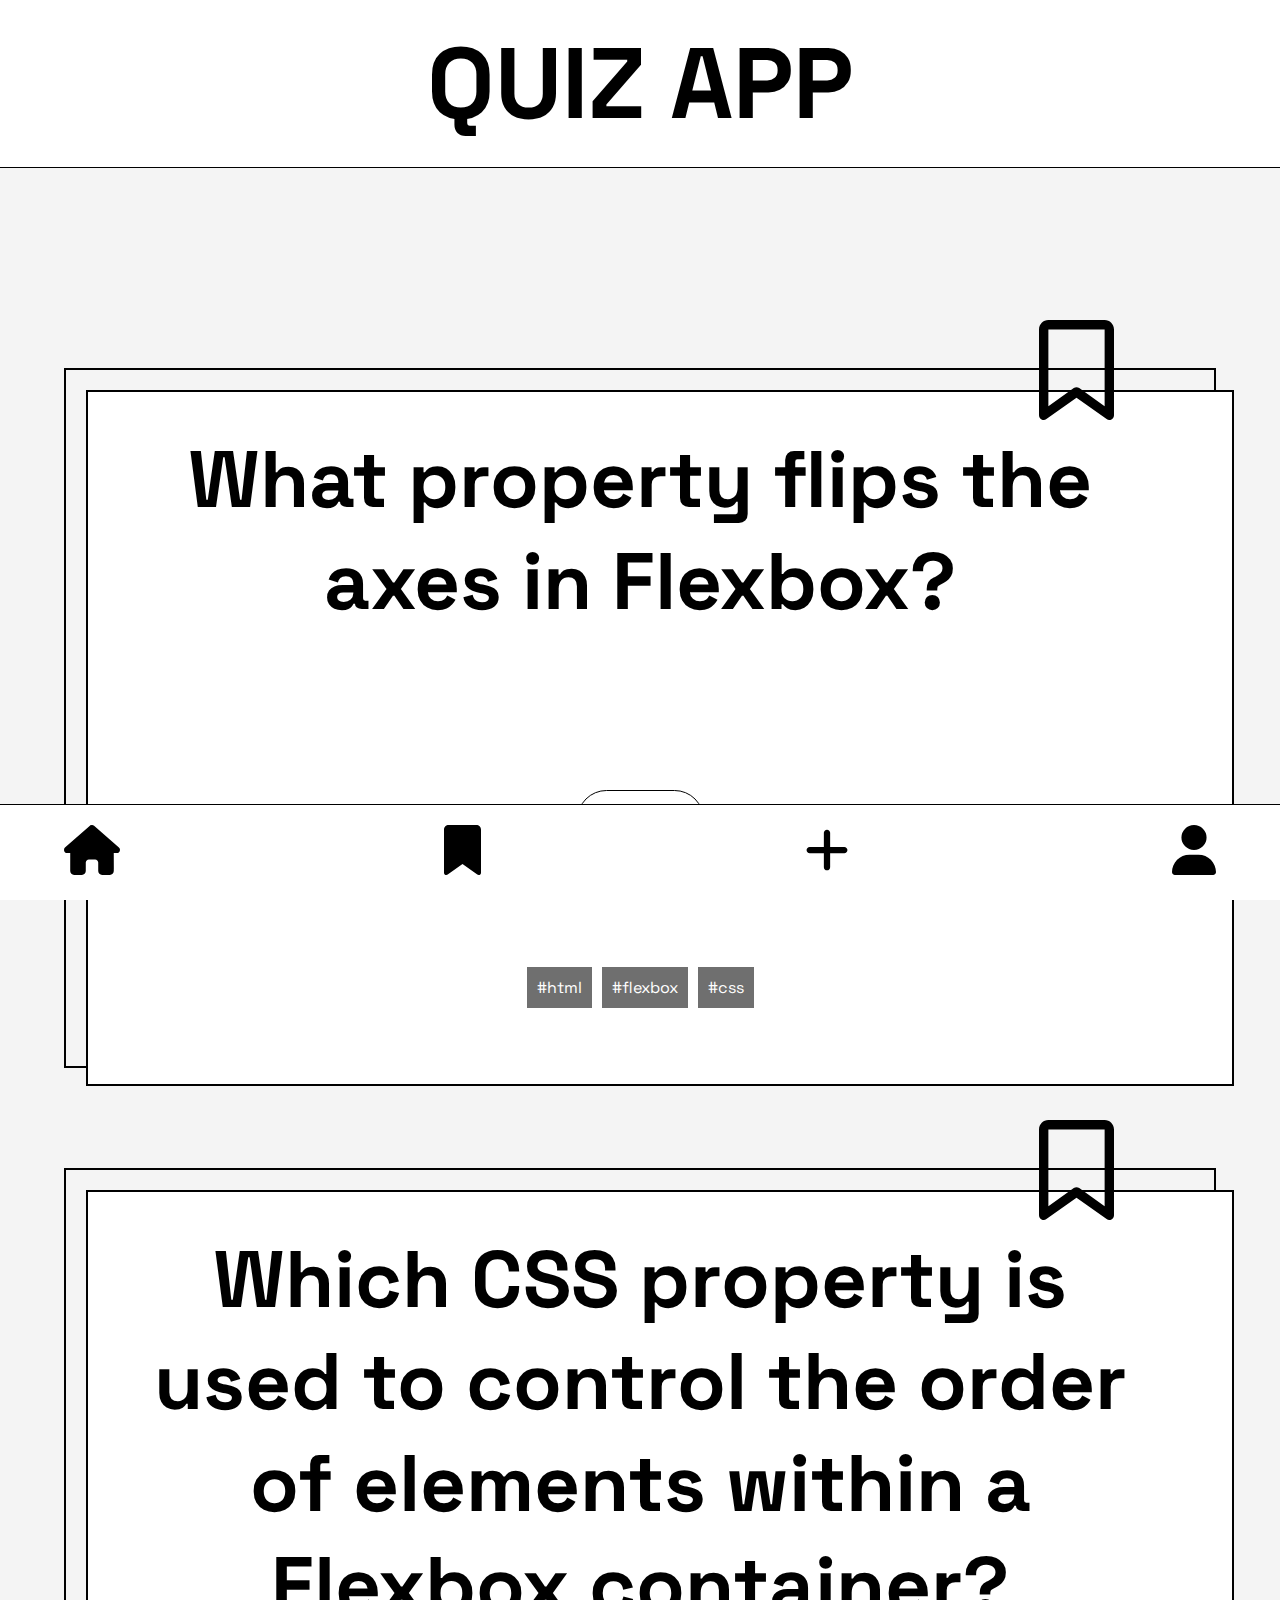
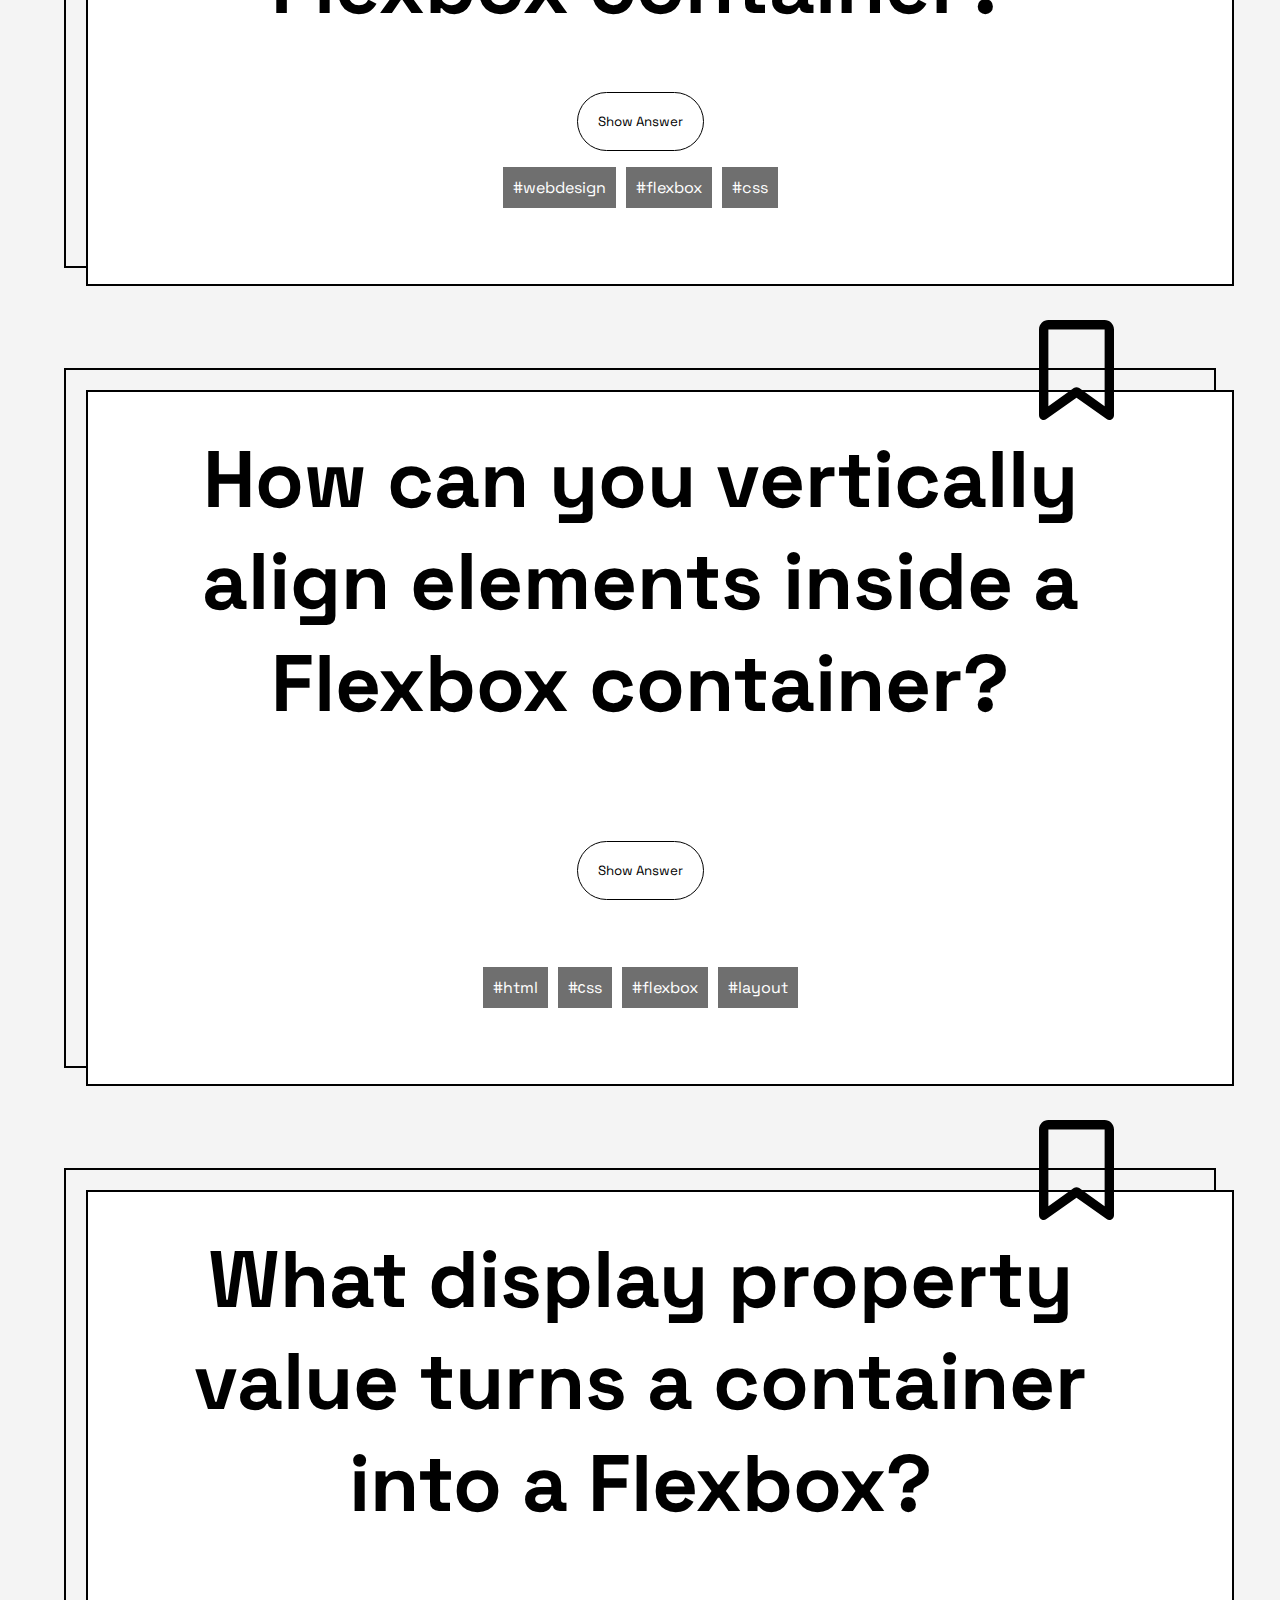
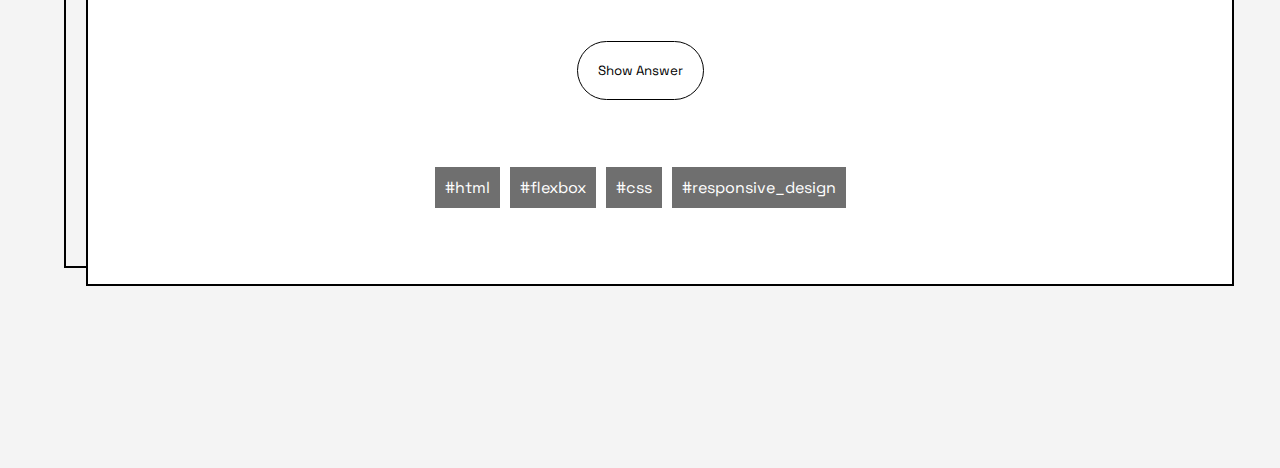
<file: index.html>
<!DOCTYPE html>
<html lang="en">
<head>
  <meta charset="UTF-8">
  <meta name="viewport" content="width=device-width, initial-scale=1.0">
  <title>QuizApp</title>
  <link rel="stylesheet" href="css.css">
  <script src="js/index.js" defer></script>
</head>
<body>
  <header>
    <h1> QUIZ APP</h1>
  </header>
  <main>
    <div class="container">
      <article class="question-card">
        <img class="bookmark" src="/assets/bookmark-regular.svg" alt="bookmark" data-js="bookmark">
        <h2>What property flips the axes in Flexbox?</h2>
        <button data-js="clis">Show Answer</button>
        <div class="tags">
          <span class="tag">#html</span>
          <span class="tag">#flexbox</span>
          <span class="tag">#css</span>
        </div>
      </article>
      <article class="question-card">
        <img class="bookmark" src="/assets/bookmark-regular.svg" alt="bookmark" data-js="bookmark">
        <h2>Which CSS property is used to control the order of elements within a Flexbox container?</h2>
        <button>Show Answer</button>
        <div class="tags">
          <span class="tag">#webdesign</span>
          <span class="tag">#flexbox</span>
          <span class="tag">#css</span>
        </div>
      </article>
      <article class="question-card">
        <img class="bookmark" src="/assets/bookmark-regular.svg" alt="bookmark" data-js="bookmark">
        <h2>How can you vertically align elements inside a Flexbox container?</h2>
        <button>Show Answer</button>
        <div class="tags">
          <span class="tag">#html</span>
          <span class="tag">#сss</span>
          <span class="tag">#flexbox</span>
          <span class="tag">#layout</span>
        </div>
      </article>
      <article class="question-card">
        <img class="bookmark" src="/assets/bookmark-regular.svg" alt="bookmark" data-js="bookmark">
        <h2>What display property value turns a container into a Flexbox?</h2>
        <button>Show Answer</button>
        <div class="tags">
          <span class="tag">#html</span>
          <span class="tag">#flexbox</span>
          <span class="tag">#css</span>
          <span class="tag">#responsive_design</span>
        </div>
      </article>
    </div>
  </main>
  <footer>
    <div class="container">
      <nav>
        <ul class="links">
          <li>
            <a href="/">
              <img src="/assets/house-solid.svg" alt="house">
            </a>
          </li>
          <li>
            <a href="pages/bookmarks.html">
              <img src="/assets/bookmark-solid.svg" alt="bookmark">
            </a>
          </li>
          <li>
            <a href="pages/form.html">
              <img src="/assets/plus-solid.svg" alt="plus">
            </a>
          </li>
          <li>
            <a href="pages/profile.html">
              <img src="/assets/user-solid.svg" alt="profile">
            </a>
          </li>
        </ul>
      </nav>
    </div>
  </footer>
</body>
</html>
</file>
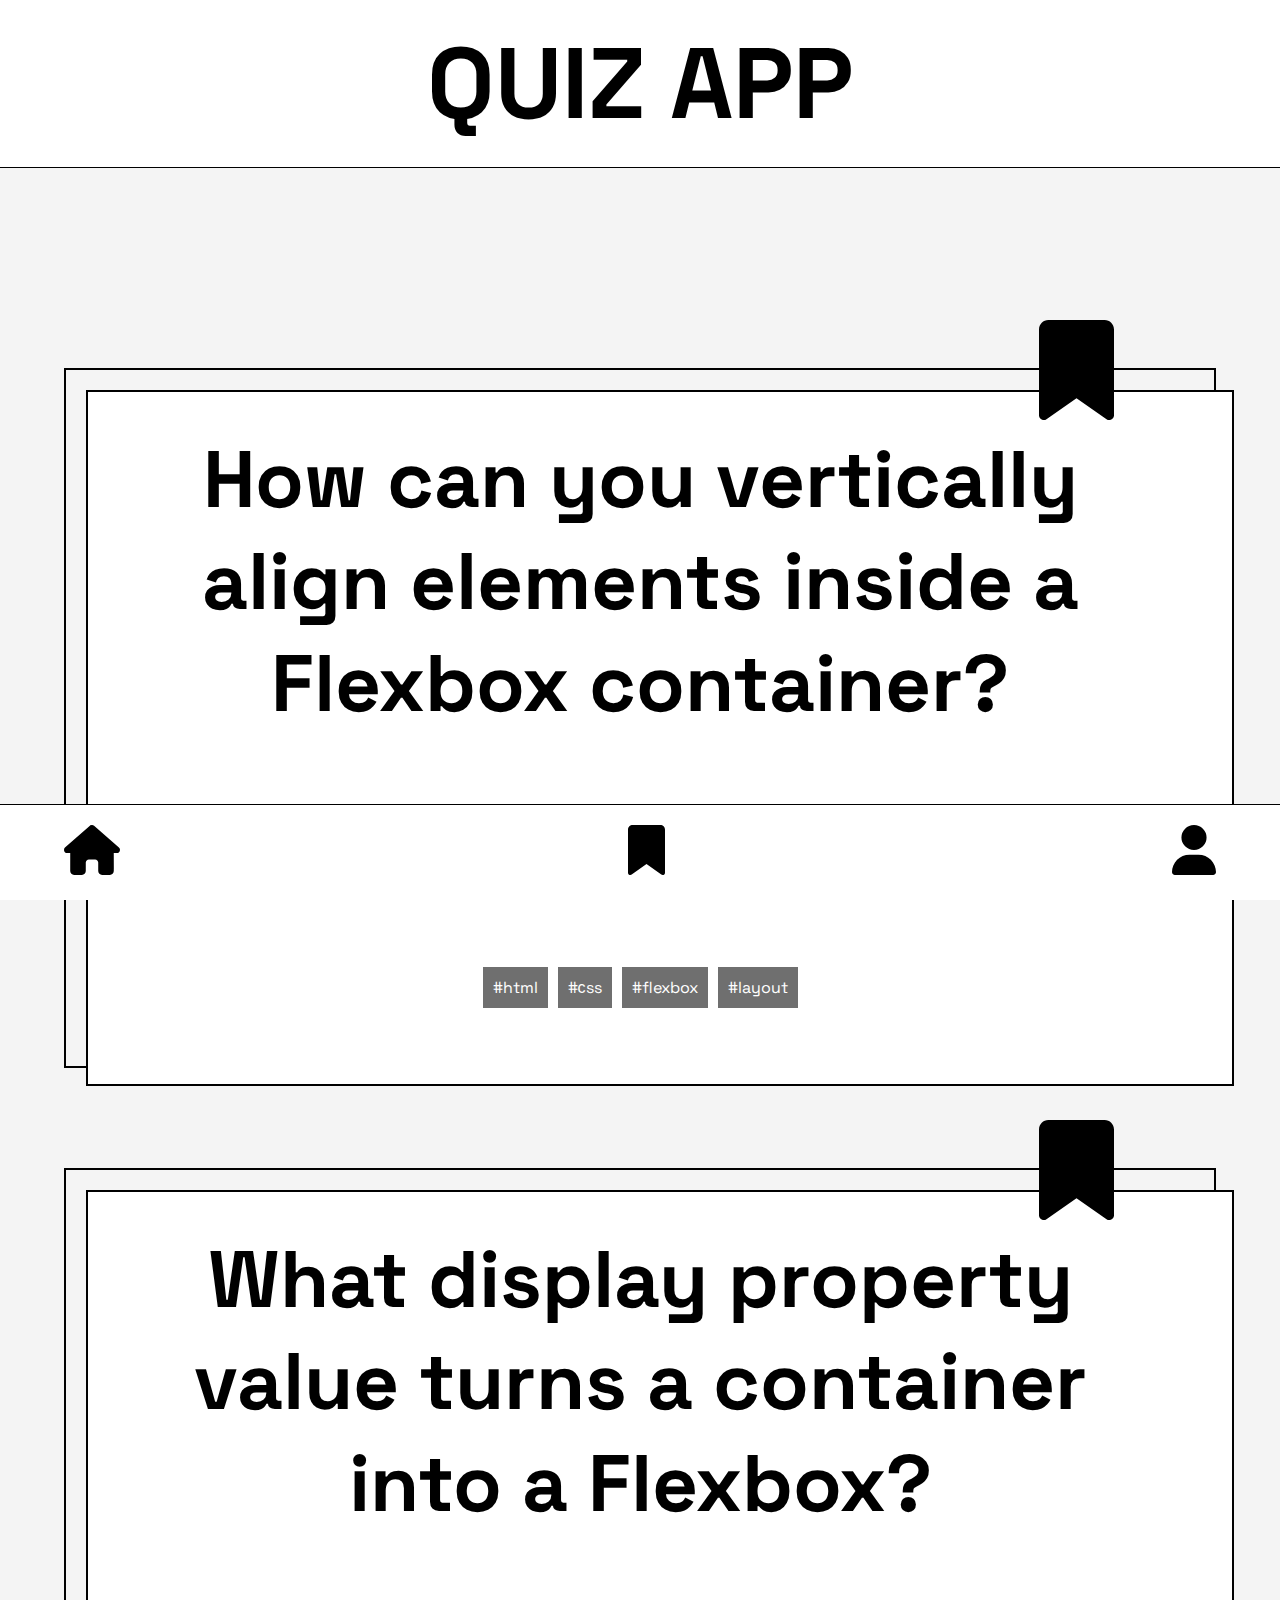
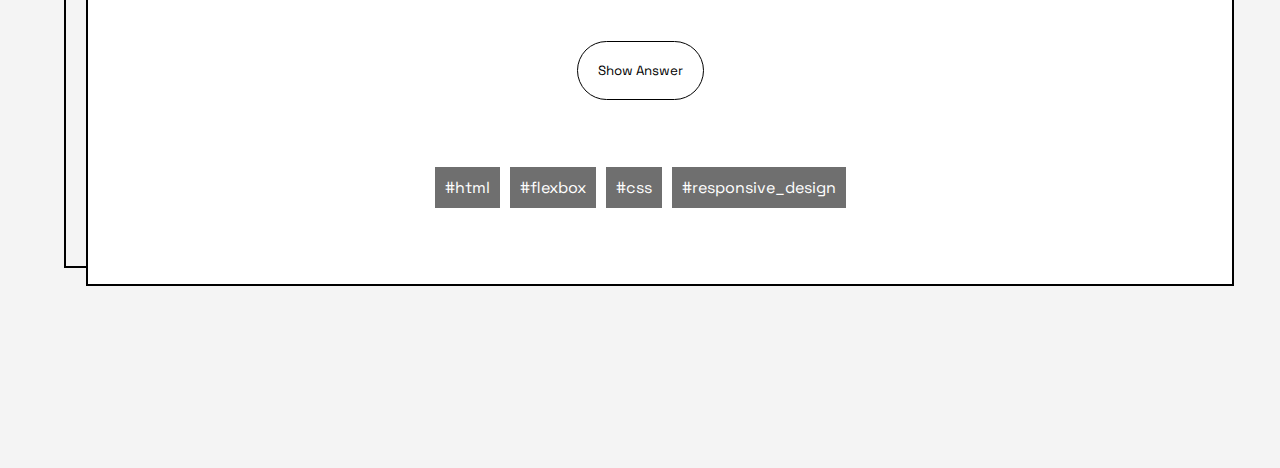
<file: pages/bookmarks.html>
<!DOCTYPE html>
<html lang="en">
<head>
  <meta charset="UTF-8">
  <meta name="viewport" content="width=device-width, initial-scale=1.0">
  <title>QuizApp</title>
  <link rel="stylesheet" href="../css.css">
</head>
<body>
  <header>
    <h1> QUIZ APP</h1>
  </header>
  <main>
    <div class="container">

      <article class="question-card">
        <img class="bookmark" src="/assets/bookmark-solid.svg" alt="bookmark">
        <h2>How can you vertically align elements inside a Flexbox container?</h2>
        <button>Show Answer</button>
        <div class="tags">
          <span class="tag">#html</span>
          <span class="tag">#сss</span>
          <span class="tag">#flexbox</span>
          <span class="tag">#layout</span>
        </div>
      </article>
      <article class="question-card">
        <img class="bookmark" src="/assets/bookmark-solid.svg" alt="bookmark">
        <h2>What display property value turns a container into a Flexbox?</h2>
        <button>Show Answer</button>
        <div class="tags">
          <span class="tag">#html</span>
          <span class="tag">#flexbox</span>
          <span class="tag">#css</span>
          <span class="tag">#responsive_design</span>
        </div>
      </article>
    </div>
  </main>
  <footer>
    <div class="container">
      <nav>
        <ul class="links">
          <li>
            <a href="/">
              <img src="/assets/house-solid.svg" alt="house">
            </a>
          </li>
          <li>
            <a href="bookmarks.html">
              <img src="/assets/bookmark-solid.svg" alt="bookmark">
            </a>
          </li>
          <li>
            <a href="profile.html">
              <img src="/assets/user-solid.svg" alt="profile">
            </a>
          </li>
        </ul>
      </nav>
    </div>
  </footer>
</body>
</html>
</file>
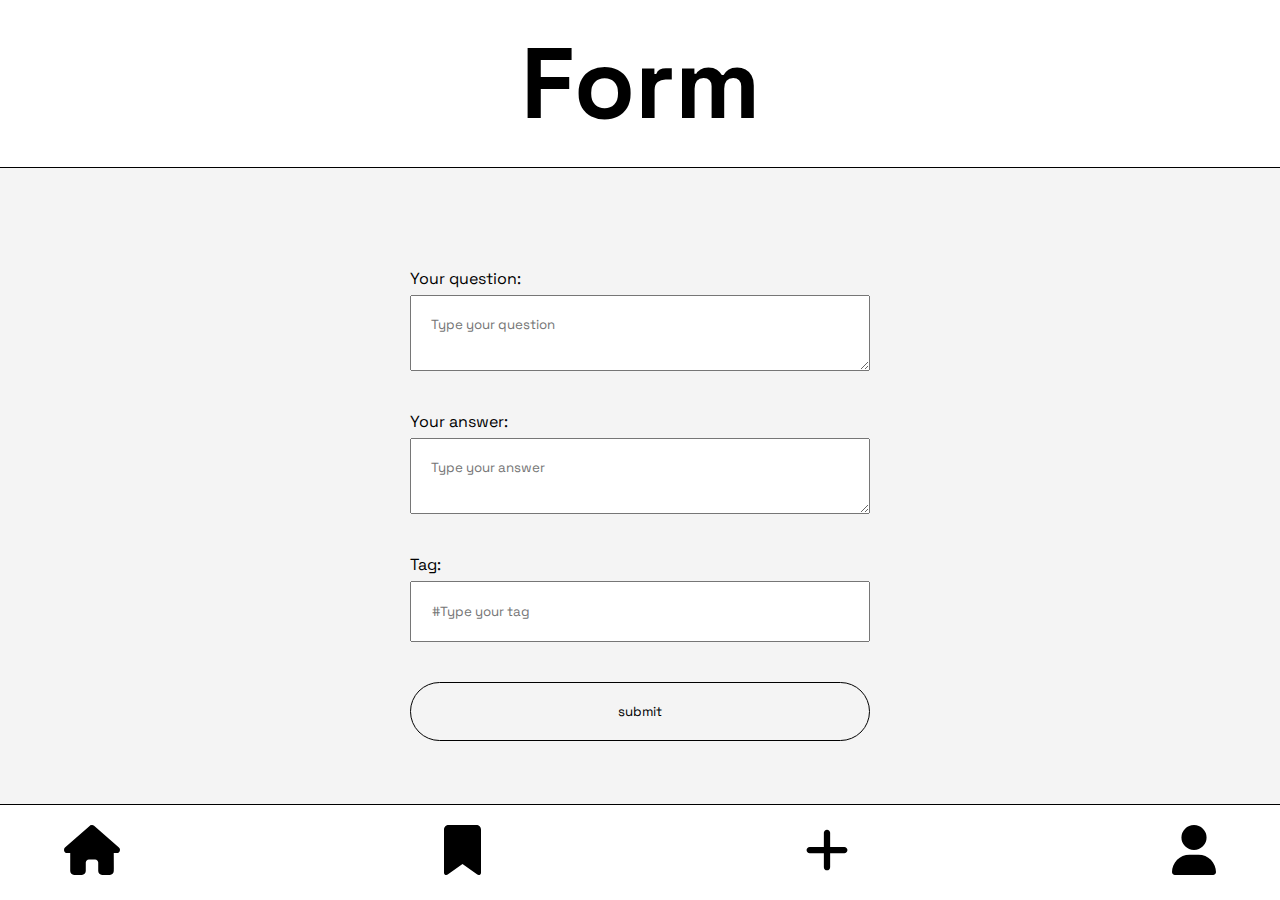
<file: pages/form.html>
<!DOCTYPE html>
<html lang="en">
<head>
  <meta charset="UTF-8">
  <meta http-equiv="X-UA-Compatible" content="IE=edge">
  <meta name="viewport" content="width=device-width, initial-scale=1.0">
  <title>Form</title>
  <link rel="stylesheet" href="../css.css">
  <script src="/js/index.js" defer></script>
</head>
<body>
  <header>
    <h1>Form</h1>
  </header>
  <main>
    <div class="container">
      <form action="" data-js="form" class="form">
        <div class="inputBox">
          <label for="question">Your question:</label>
          <textarea type="text" id="question" placeholder="Type your question" data-js="questionInput" required maxlength="150"></textarea>
        </div>
        <div class="inputBox">
          <label for="answer">Your answer:</label>
          <textarea type="text" id="answer" data-js="answerInput" placeholder="Type your answer" required maxlength="150"></textarea>
        </div>
        <div class="inputBox">
          <label for="tag">Tag:</label>
          <input type="text" id="tag" data-js="tagInput" placeholder="#Type your tag" required>
        </div>
        <button type="submit">submit</button>
      </form>
      <div data-js="card" class="card">
      <div class="card-border"></div>

      </div>
    </div>
  </main>
  <footer>
    <div class="container">
      <nav>
        <ul class="links">
          <li>
            <a href="/">
              <img src="/assets/house-solid.svg" alt="house">
            </a>
          </li>
          <li>
            <a href="bookmarks.html">
              <img src="/assets/bookmark-solid.svg" alt="bookmark">
            </a>
          </li>
          <li>
            <a href="form.html">
              <img src="/assets/plus-solid.svg" alt="plus">
            </a>
          </li>
          <li>
            <a href="profile.html">
              <img src="/assets/user-solid.svg" alt="profile">
            </a>
          </li>
        </ul>
      </nav>
    </div>
  </footer>
</body>
</html>
</file>
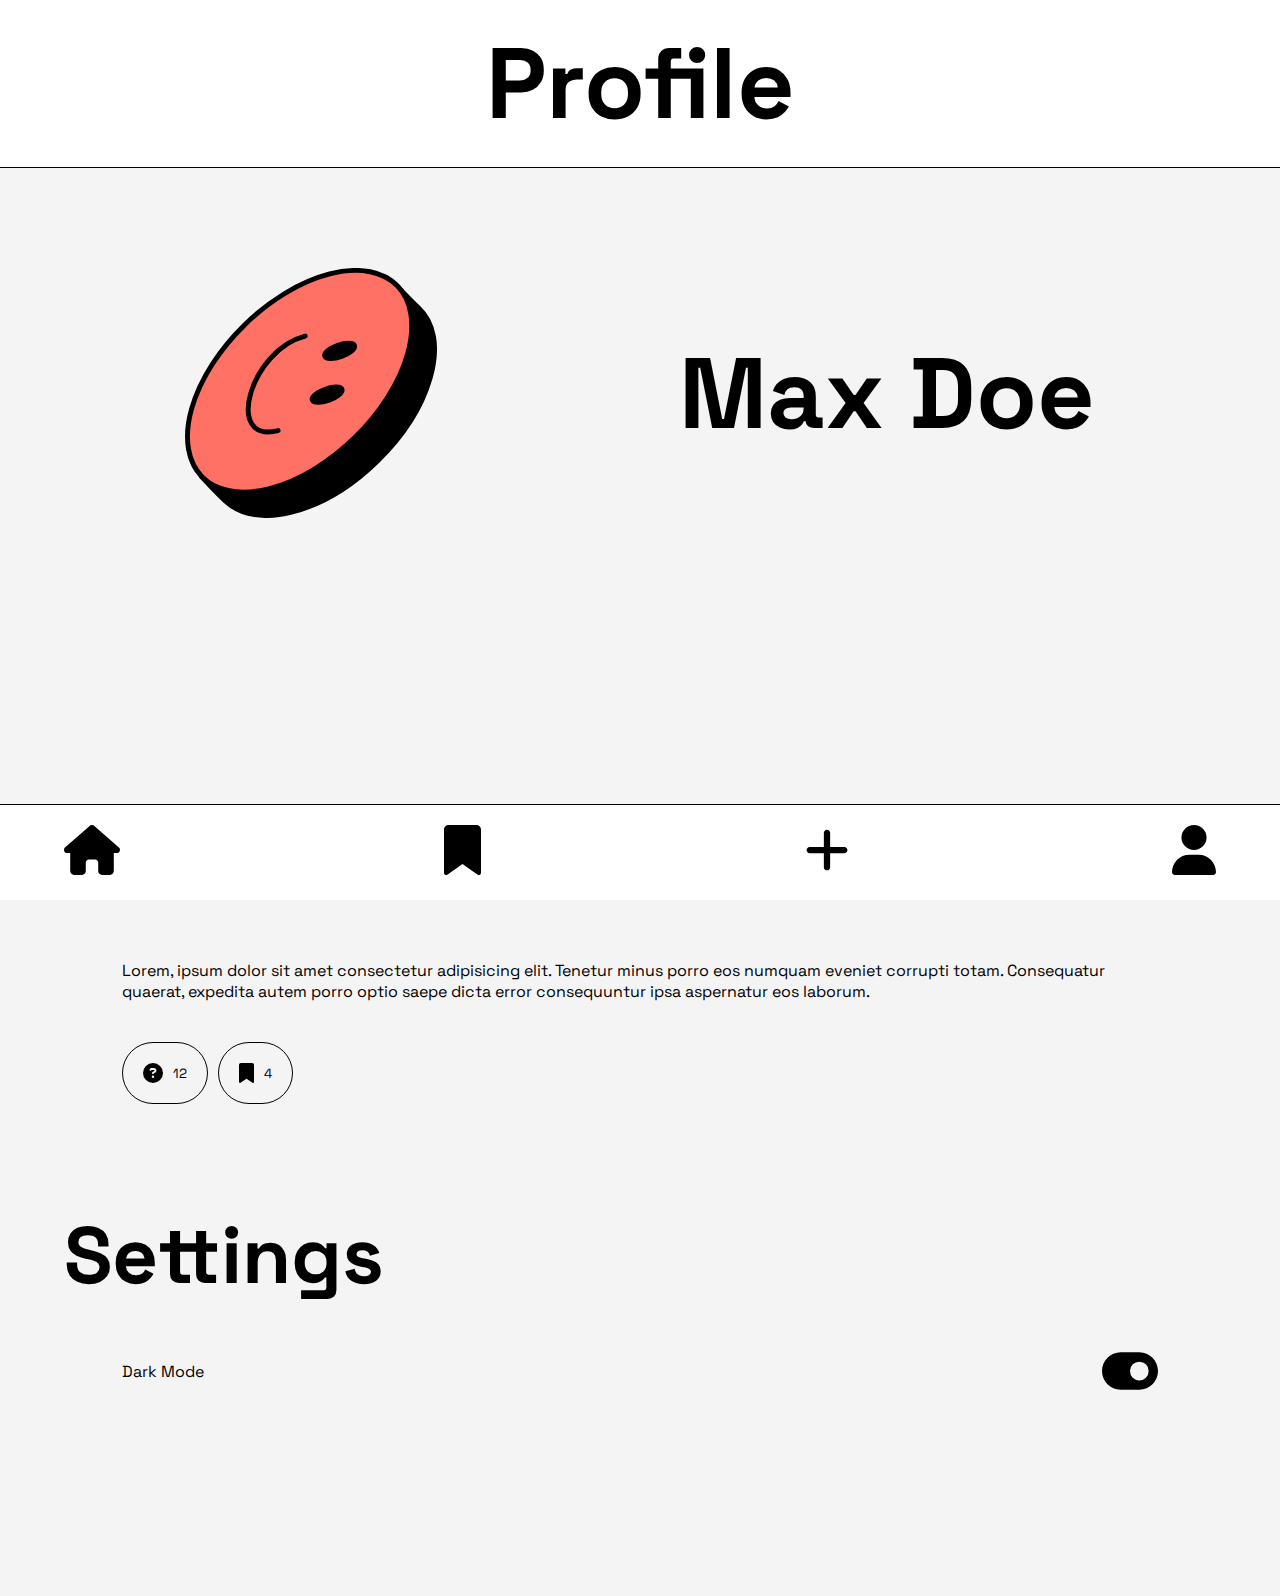
<file: pages/profile.html>
<!DOCTYPE html>
<html lang="en">
<head>
  <!DOCTYPE html>
  <html lang="en">
  <head>
    <meta charset="UTF-8">
    <meta name="viewport" content="width=device-width, initial-scale=1.0">
    <title>Profile</title>
    <link rel="stylesheet" href="../css.css">
  </head>
  <body>
    <header>
      <h1>Profile</h1>
    </header>
    <main>
      <div class="container">
        <section class="hero">
          <img class="smile" src="../assets/smile.svg" alt="smile">
          <h1>Max Doe</h1>
        </section>
        <section>
          <h2>About me</h2>
          <div class="content">
            <p>Lorem, ipsum dolor sit amet consectetur adipisicing elit. Tenetur minus porro eos numquam eveniet corrupti totam. Consequatur quaerat, expedita autem porro optio saepe dicta error consequuntur ipsa aspernatur eos laborum.</p>
            <div class="votes">
              <button class="votesBtn">
                <img class="votesImg" src="../assets/circle-question-solid.svg" alt="question">
                <p>12</p>
              </button>
              <button class="votesBtn">
                <img class="votesImg" src="../assets/bookmark-solid.svg" alt="bookmark">
                <p>4</p>
              </button>
            </div>
          </div>
        </section>
        <section class="settingsSection">
          <h2>Settings</h2>
          <div class="mode content">
            <p>Dark Mode</p>
            <img src="../assets/toggle-on-solid.svg" alt="toggle">
          </div>
        </section>
      </div>
    </main>
    <footer>
      <div class="container">
        <nav>
          <ul class="links">
            <li>
              <a href="/">
                <img src="/assets/house-solid.svg" alt="house">
              </a>
            </li>
            <li>
              <a href="bookmarks.html">
                <img src="/assets/bookmark-solid.svg" alt="bookmark">
              </a>
            </li>
            <li>
              <a href="form.html">
                <img src="/assets/plus-solid.svg" alt="plus">
              </a>
            </li>
            <li>
              <a href="profile.html">
                <img src="/assets/user-solid.svg" alt="profile">
              </a>
            </li>
          </ul>
        </nav>
      </div>
    </footer>
  </body>
  </html>
</file>
<file: css.css>
@import url('https://fonts.googleapis.com/css2?family=Lexend+Mega:wght@100;200;300;400;500;600;700;800;900&family=Open+Sans:wght@300;400;500;600&family=Space+Grotesk:wght@300;400;500;600;700&display=swap');

* {
  font-family: 'Space Grotesk', sans-serif;
  box-sizing: border-box;
  margin: 0;
  padding: 0;
}
h1 {
  font-size: 100px;
}
h2 {
  font-size: 80px;
  margin-bottom: 40px;
}

li {
  list-style: none;
}
li a {
  cursor: pointer;
}
header {
  display: flex;
  justify-content: center;
  border-bottom: 1px solid black;
  padding: 20px 0;
}

main {
  background: #f4f4f4;
  padding: 100px 0;
}
.container {
  width: 90%;
  margin: auto;
}
.question-card {
  border: 2px solid black;
  display: flex;
  flex-direction: column;
  align-items: center;
  text-align: center;
  padding: 5%;
  height: 700px;
  justify-content: space-between;
  position: relative;
  margin-bottom: 100px;
  background-color: blgray;
  margin-top: 100px;
  z-index: 1;
}

.question-card::before {
  content: '';
  background-color: white;
  position: absolute;
  top: 20px;
  left: 20px;
  right: -20px;
  bottom: -20px;
  border: 2px solid black;
  z-index: -90;
}


.tags {
  display: flex;
  gap: 10px;
}
.tag {
  background: #6f6f6f;
  padding: 10px;
  color: white;
}

footer {
  position: fixed;
  bottom: 0;
  border-top: 1px solid black;
  width: 100%;
  padding: 20px 0;
  background: white;
  z-index: 2;
}
.links {
  display: flex;
  justify-content: space-between;
}
img {
  height: 50px;
}

button {
  background: transparent;
  padding: 20px;
  border: 1px solid;
  border-radius: 40px;
  cursor: pointer;
  transition: .3s;

}
button:hover {
  background-color: black;
  color: white;
  transition: .3s;
  border: 1px solid black;

}
.bookmark {
  position: absolute;
  top: -50px;
  right: 100px;
  height: 100px;
  cursor: pointer;
}
.hero {
  display: flex;
  align-items: center;
  justify-content: space-around;
  margin-bottom: 300px;
}
.smile {
  height: 250px;
}
.content {
  width: 90%;
  margin: auto;
  margin-bottom: 100px;
}

.votes {
  display: flex;
  gap: 10px;
  margin-top: 40px;
}
.votesBtn { 
  display: flex;
  align-items: center;
  gap: 10px;
}
.votesBtn:hover {
  background: #ececec;
}
.votesImg {
  height: 20px;
}
.mode {
  display: flex;
  align-items: center;
  justify-content: space-between;
}

.toggleBackground {
  background-color: red;
}
.form {
  width: 40%;
  margin: auto;
  display: flex;
  flex-direction: column;
  gap: 40px
}
.inputBox {
  display: flex;
  flex-direction: column;
  gap: 6px;
}
textarea {
  padding: 20px;
}
input {
  padding: 20px;
}
</file>
